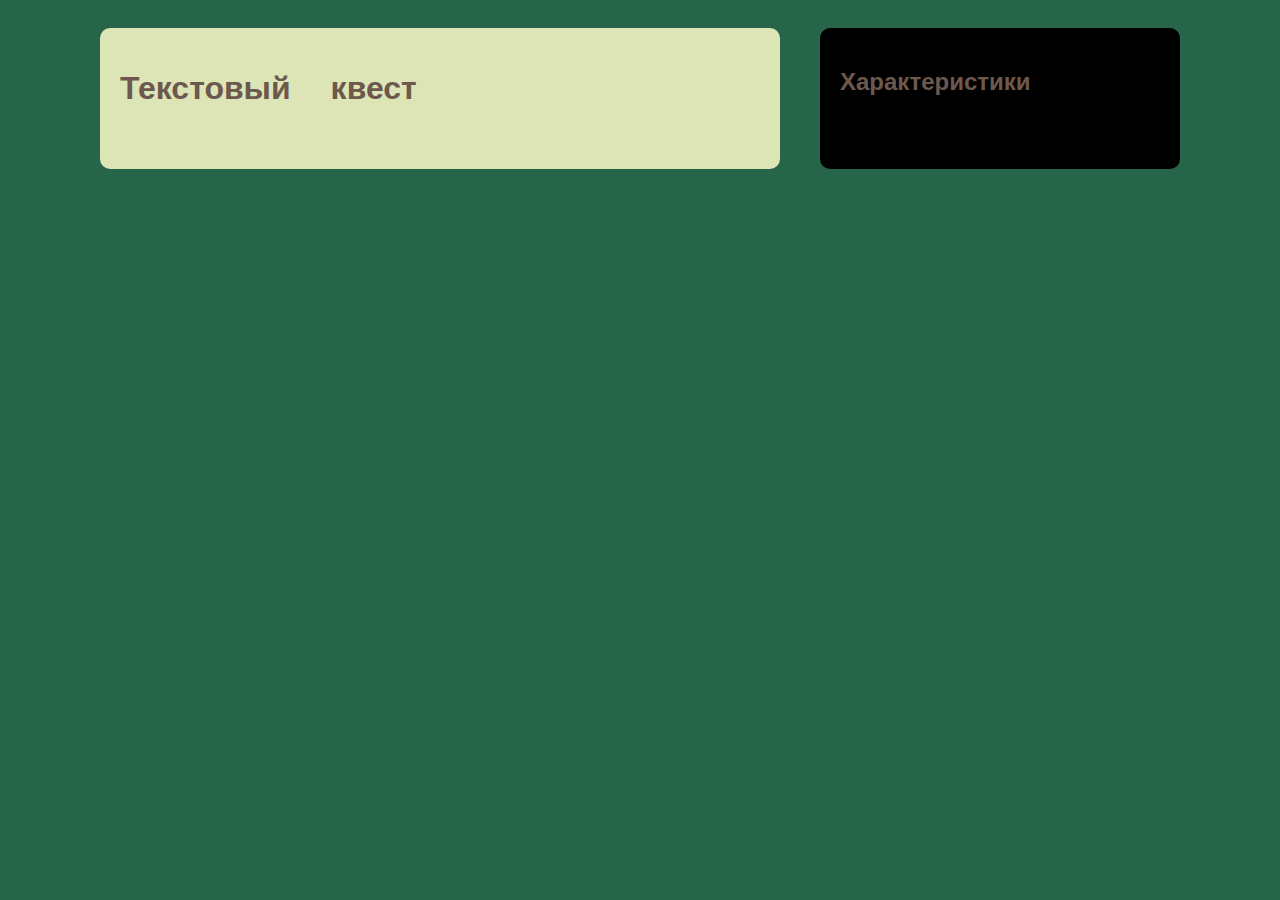
<file: index.html>
<!DOCTYPE html>
<html lang="ru">
<head>
  <meta charset="UTF-8" />
  <meta name="viewport" content="width=device-width, initial-scale=1.0"/>
  <title>Текстовый квест</title>
  <link rel="stylesheet" href="style.css" />
</head>
<body>
  <div class="game-wrapper">
    <!-- Левая часть - сам квест -->
    <div class="game-container">
      <h1>Текстовый квест</h1>
      <div id="story-text"></div>
      <div id="options" class="options-row"></div>
      <div id="history"></div>
    </div>

    <!-- Правая часть - характеристики персонажа -->
    <div class="stats-container">
      <h2>Характеристики</h2>
      <ul id="stats-list">
        <!-- Сюда будут подставляться характеристики -->
      </ul>
    </div>
  </div>

  <script src="script.js"></script>
</body>
</html>
</file>
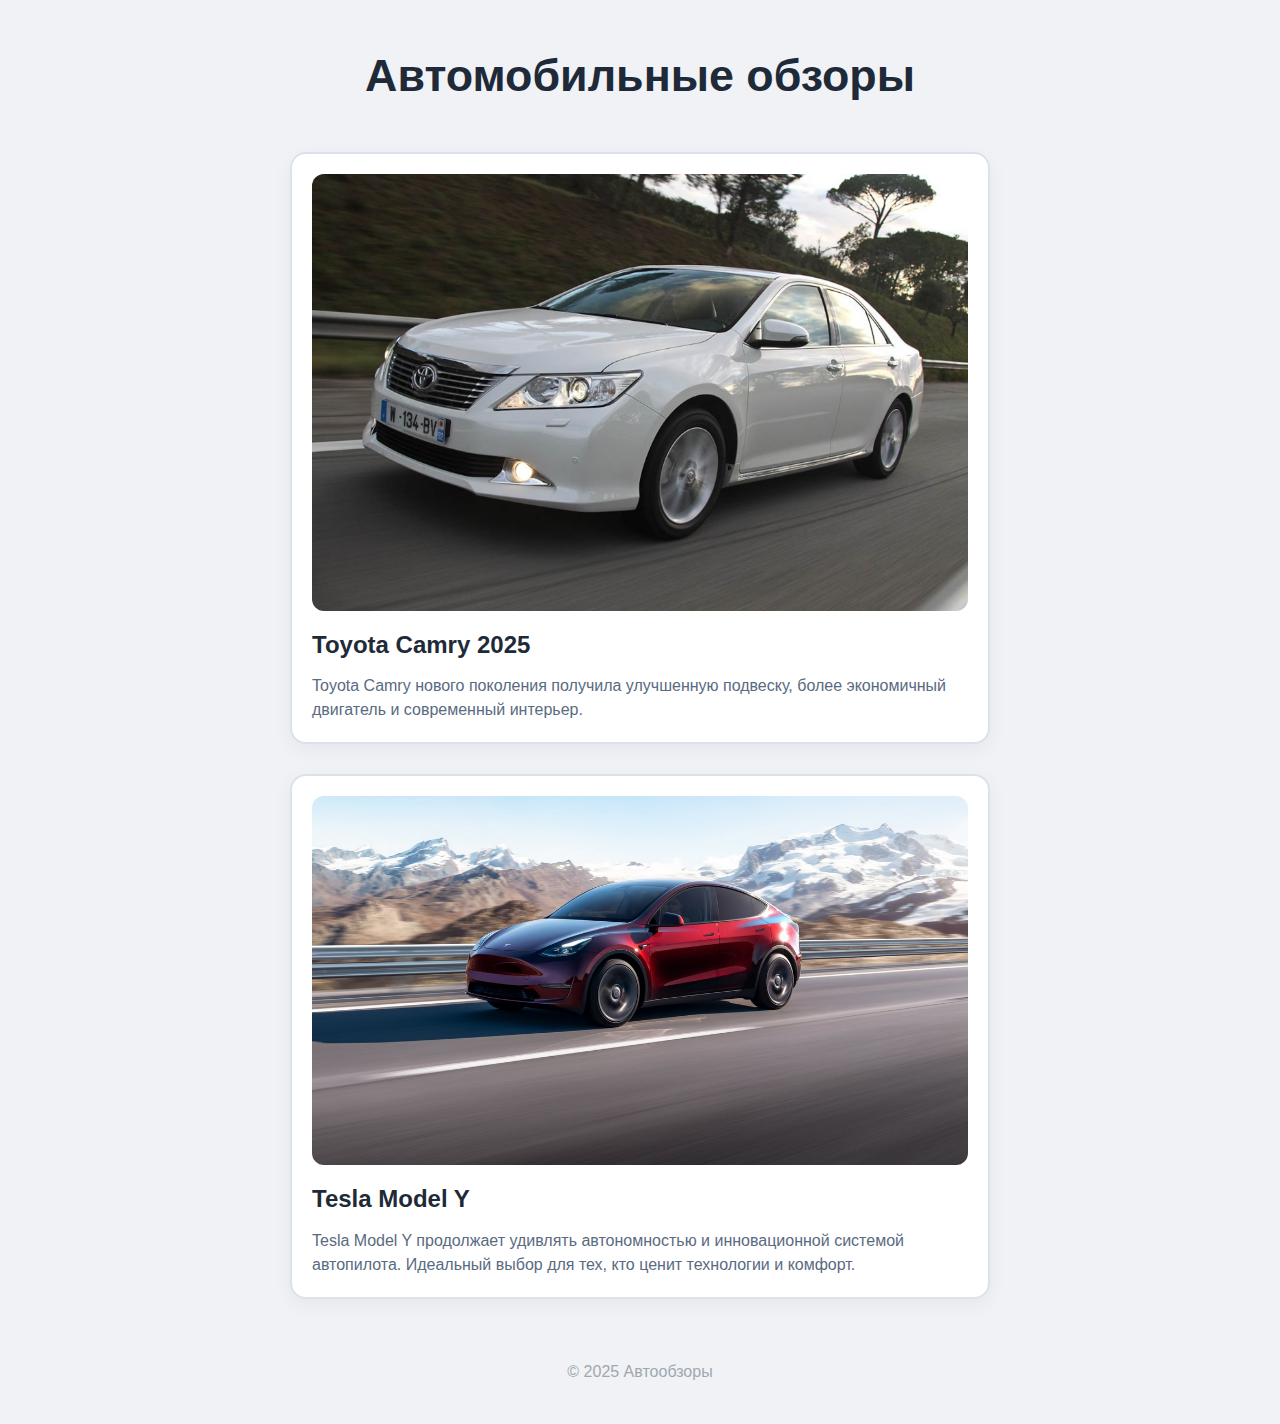
<file: cars.html>
<!-- cars.html -->
<!DOCTYPE html>
<html lang="ru">
<head>
  <meta charset="UTF-8">
  <title>Обзор автомобилей</title>
  <link rel="stylesheet" href="info_style.css">
</head>
<body>

  <header>
    <h1>Автомобильные обзоры</h1>
  </header>

  <main>
    <!-- Обзор автомобиля 1 -->
    <div class="site-card">
      <img src="images/car1.jpg" alt="Toyota Camry">
      <h2>Toyota Camry 2025</h2>
      <p>
        Toyota Camry нового поколения получила улучшенную подвеску,
        более экономичный двигатель и современный интерьер.
      </p>
    </div>

    <!-- Обзор автомобиля 2 -->
    <div class="site-card">
      <img src="images/car2.jpg" alt="Tesla Model Y">
      <h2>Tesla Model Y</h2>
      <p>
        Tesla Model Y продолжает удивлять автономностью и инновационной системой автопилота.
        Идеальный выбор для тех, кто ценит технологии и комфорт.
      </p>
    </div>
  </main>

  <footer>
    <p>&copy; 2025 Автообзоры</p>
  </footer>

</body>
</html>
</file>
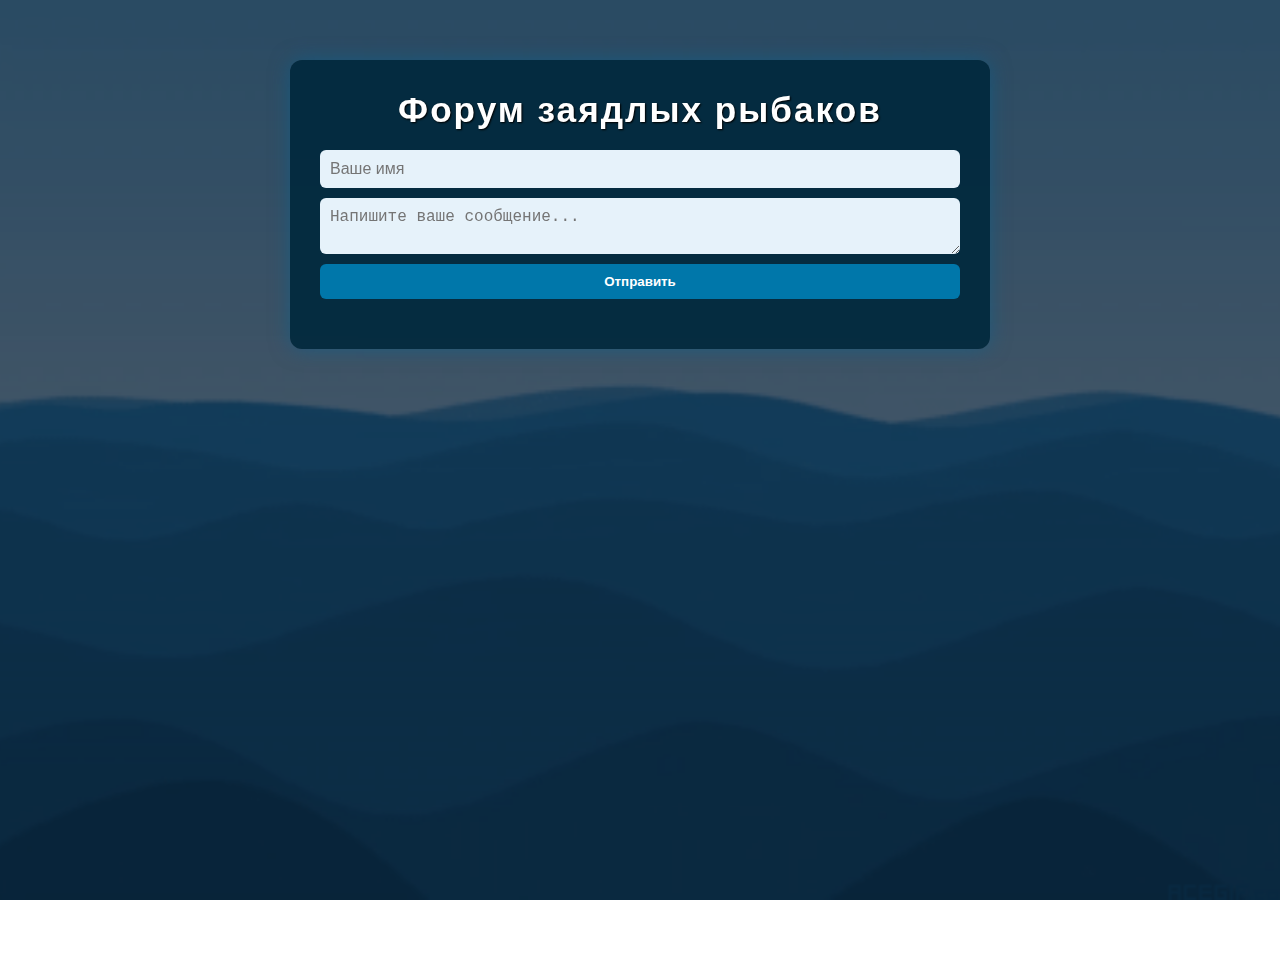
<file: fish_forum.html>
<!DOCTYPE html>
<html lang="ru">
<head>
    <meta charset="UTF-8">
    <title>Форум заядлых рыбаков</title>
    <link rel="stylesheet" href="forum_style.css">
</head>
<body>
    <div class="forum-container">
        <h1>Форум заядлых рыбаков</h1>

        <form id="message-form" class="message-form">
            <input type="text" id="username" placeholder="Ваше имя" required>
            <textarea id="message" placeholder="Напишите ваше сообщение..." required></textarea>
            <button type="submit">Отправить</button>
        </form>

        <div id="messages" class="messages"></div>
    </div>

    <script>
        const form = document.getElementById('message-form');
        const messagesDiv = document.getElementById('messages');

        function loadMessages() {
            const messages = JSON.parse(localStorage.getItem('forumMessages') || '[]');
            messagesDiv.innerHTML = '';
            messages.forEach(msg => {
                const msgEl = document.createElement('div');
                msgEl.className = 'message';
                msgEl.innerHTML = `
                    <div class="message-header">
                        <span class="username">${msg.username}</span>
                        <span class="timestamp">${msg.date}</span>
                    </div>
                    <div class="message-text">${msg.text}</div>
                `;
                messagesDiv.appendChild(msgEl);
            });
        }

        form.addEventListener('submit', function(e) {
            e.preventDefault();
            const username = document.getElementById('username').value.trim();
            const message = document.getElementById('message').value.trim();
            if (!username || !message) return;

            const date = new Date().toLocaleString('ru', {
                year: 'numeric',
                month: 'long',
                day: 'numeric',
                hour: '2-digit',
                minute: '2-digit'
            });

            const messages = JSON.parse(localStorage.getItem('forumMessages') || '[]');
            messages.unshift({ username, text: message, date });
            localStorage.setItem('forumMessages', JSON.stringify(messages));

            form.reset();
            loadMessages();
        });

        // Загрузка сообщений при загрузке страницы
        window.onload = loadMessages;
    </script>
</body>
</html>
</file>
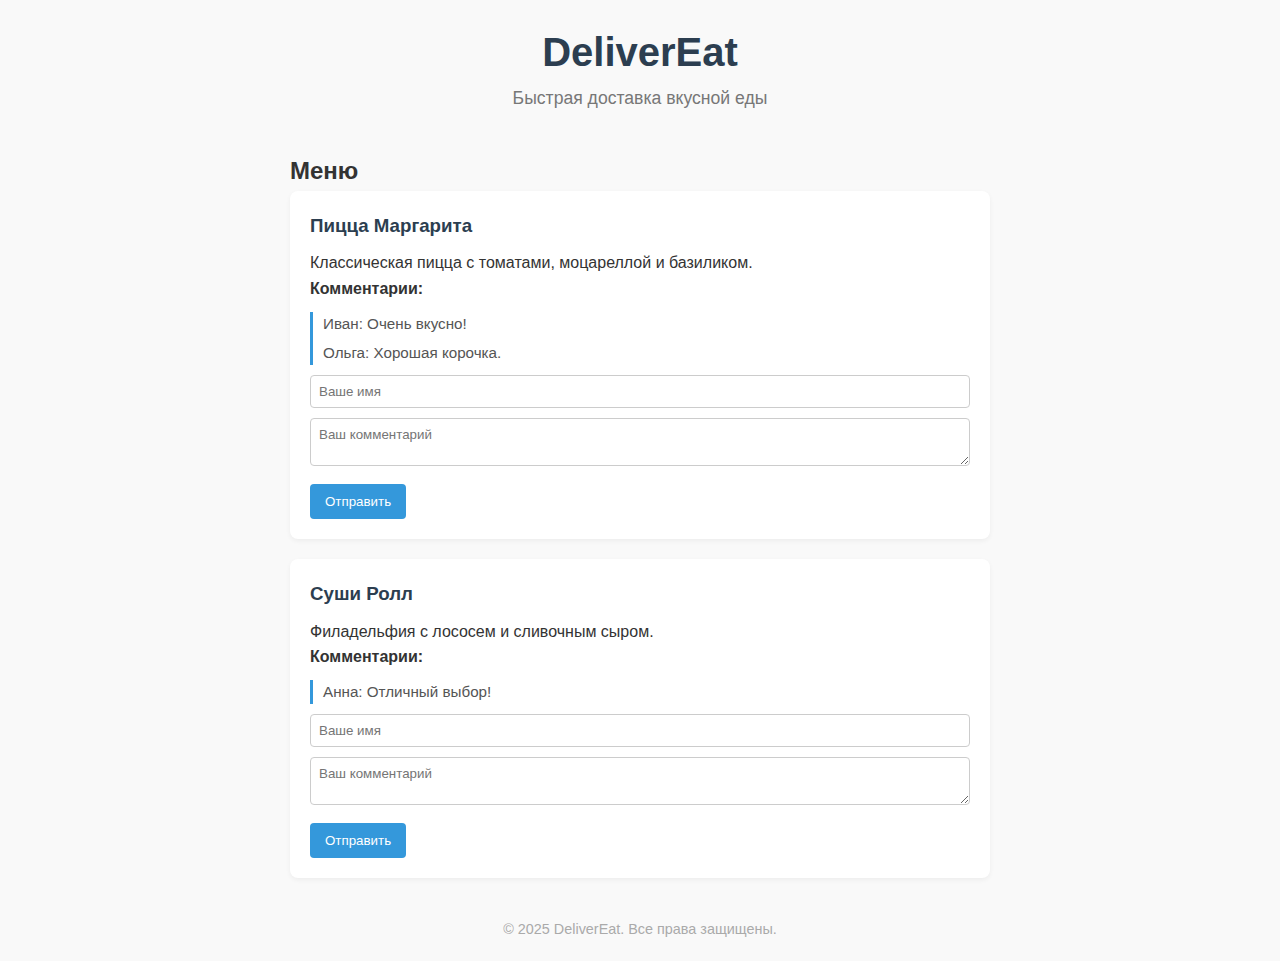
<file: food_delivery.html>
<!DOCTYPE html>
<html lang="ru">
<head>
  <meta charset="UTF-8" />
  <meta name="viewport" content="width=device-width, initial-scale=1.0"/>
  <title>DeliverEat — Доставка еды</title>
  <link rel="stylesheet" href="food_delivery_style.css" />
</head>
<body>
  <header>
    <h1>DeliverEat</h1>
    <p>Быстрая доставка вкусной еды</p>
  </header>

  <main>
    <section class="menu">
      <h2>Меню</h2>

      <!-- Блюдо 1 -->
      <div class="dish">
        <h3>Пицца Маргарита</h3>
        <p>Классическая пицца с томатами, моцареллой и базиликом.</p>
        
        <h4>Комментарии:</h4>
        <div class="comments">
          <div class="comment">Иван: Очень вкусно!</div>
          <div class="comment">Ольга: Хорошая корочка.</div>
        </div>

        <form class="comment-form">
          <input type="text" placeholder="Ваше имя" required />
          <textarea placeholder="Ваш комментарий" required></textarea>
          <button type="submit">Отправить</button>
        </form>
      </div>

      <!-- Блюдо 2 -->
      <div class="dish">
        <h3>Суши Ролл</h3>
        <p>Филадельфия с лососем и сливочным сыром.</p>
        
        <h4>Комментарии:</h4>
        <div class="comments">
          <div class="comment">Анна: Отличный выбор!</div>
        </div>

        <form class="comment-form">
          <input type="text" placeholder="Ваше имя" required />
          <textarea placeholder="Ваш комментарий" required></textarea>
          <button type="submit">Отправить</button>
        </form>
      </div>

    </section>
  </main>

  <footer>
    <p>&copy; 2025 DeliverEat. Все права защищены.</p>
  </footer>
</body>
</html>
</file>
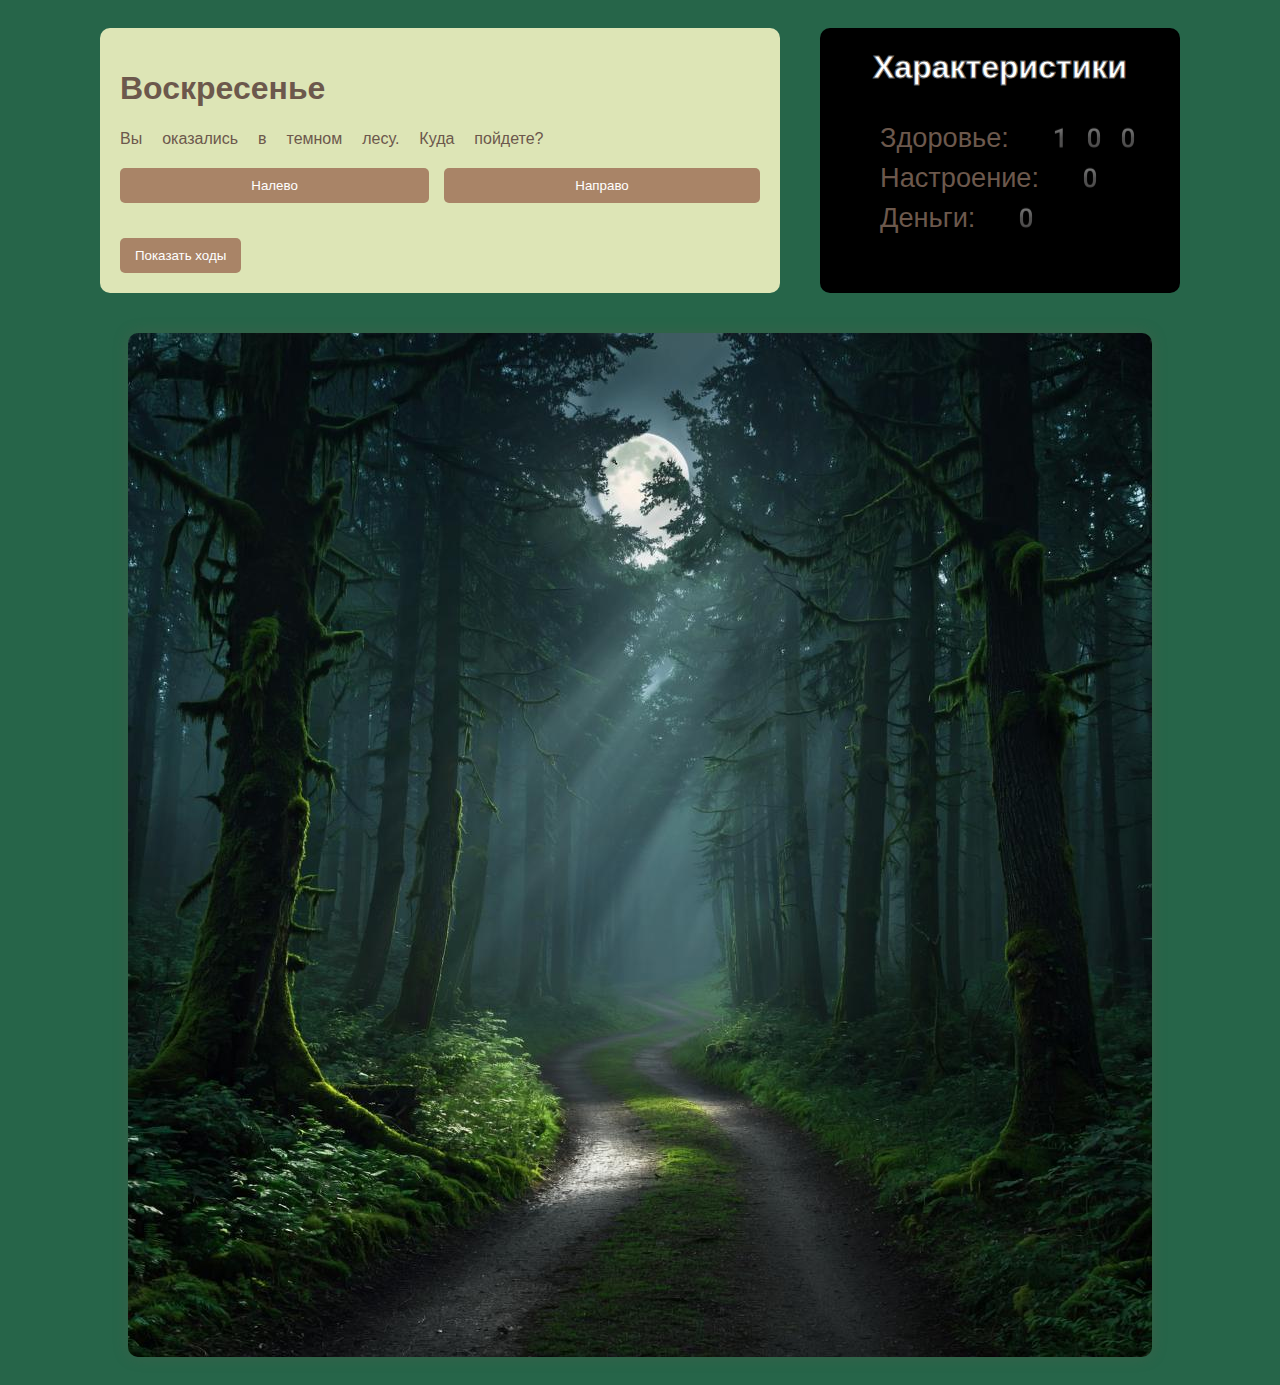
<file: quest_forest.html>
<!DOCTYPE html>
<html lang="ru">
<head>
  <meta charset="UTF-8" />
  <meta name="viewport" content="width=device-width, initial-scale=1.0"/>
  <title>Лесной квест</title>
  <link rel="stylesheet" href="style.css" />
</head>
<body>
  <div class="game-wrapper">
    <!-- Левая часть - сам квест -->
    <div class="game-container">
      <h1>Воскресенье</h1>
      <div id="story-text"></div>
      <div id="options" class="options-row"></div>
      <button id="toggle-history-btn">Показать ходы</button>
      <div id="history"></div>
    </div>

    <!-- Правая часть - характеристики персонажа -->
    <div class="stats-container">
      <h1>Характеристики</h1>
      <ul id="stats-list">
        <!-- Сюда будут подставляться характеристики -->
      </ul>
    </div>
  </div>
  
<img id="scene-image" src="" alt="Картинка сцены" style="display: none; margin: 40px auto 0 auto; max-width: 100%; height: auto;">
  <script src="script.js"></script>
</body>
</html>
</file>
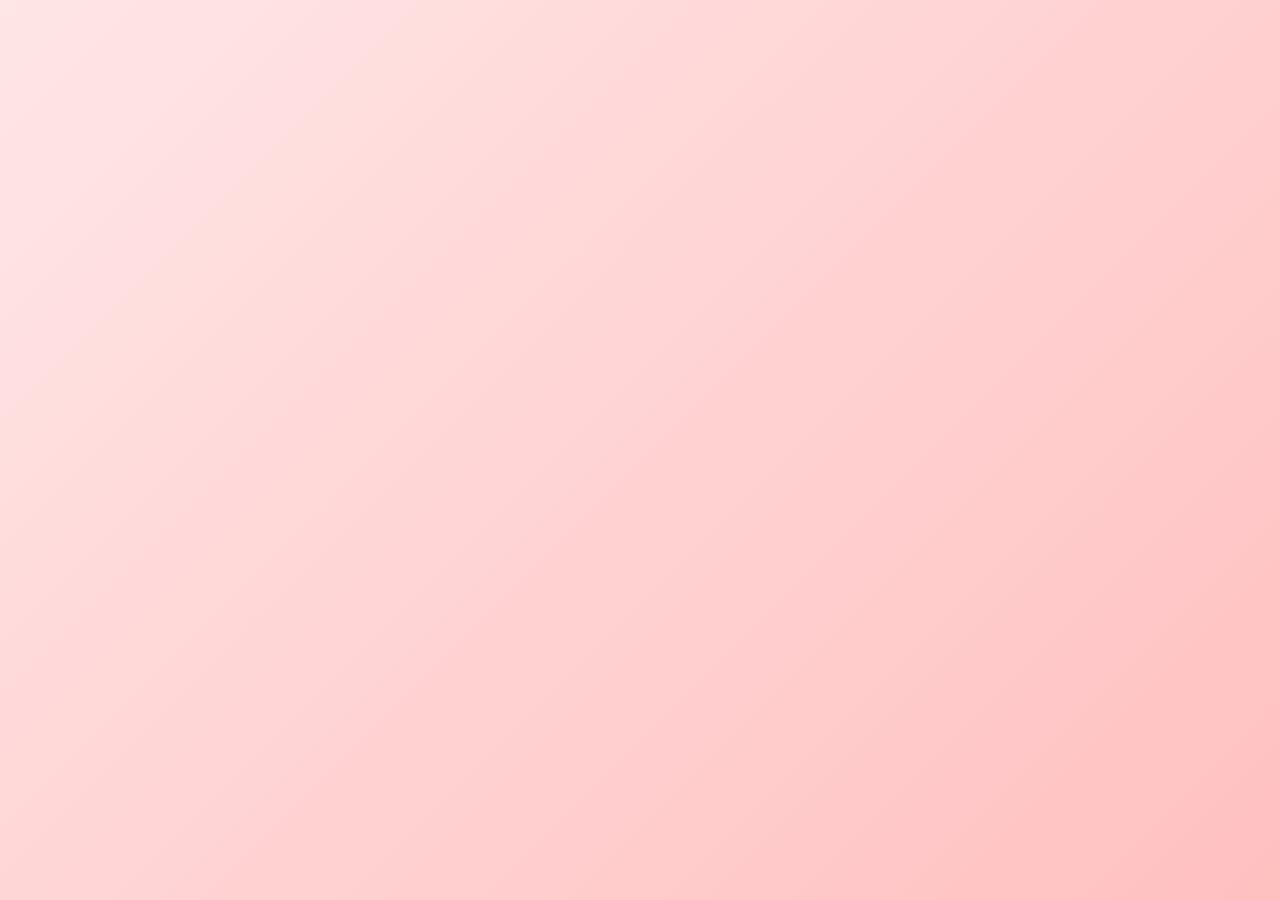
<file: register.html>
<!DOCTYPE html>
<html lang="ru">
<head>
    <meta charset="UTF-8">
    <title>Регистрация</title>
    <link rel="stylesheet" href="auth_style.css">
</head>
<body class="register-bg" id="page">
    <div class="container">
        <h2>Регистрация</h2>

        <form id="registerForm">
            <input type="text" id="username" placeholder="Логин" required>
            <input type="password" id="password" placeholder="Пароль" required>
            <button type="submit">Зарегистрироваться</button>
        </form>

        <p id="message"></p>
        <a href="login.html">Войти</a>
    </div>

    <script>
        // Анимация перед переходом по ссылке
        document.querySelectorAll('a').forEach(link => {
            link.addEventListener('click', function(e) {
                e.preventDefault();
                document.getElementById('page').classList.add('fade-out');
                setTimeout(() => {
                    window.location.href = this.getAttribute('href');
                }, 500);
            });
        });
    </script>
</body>
</html>
</file>
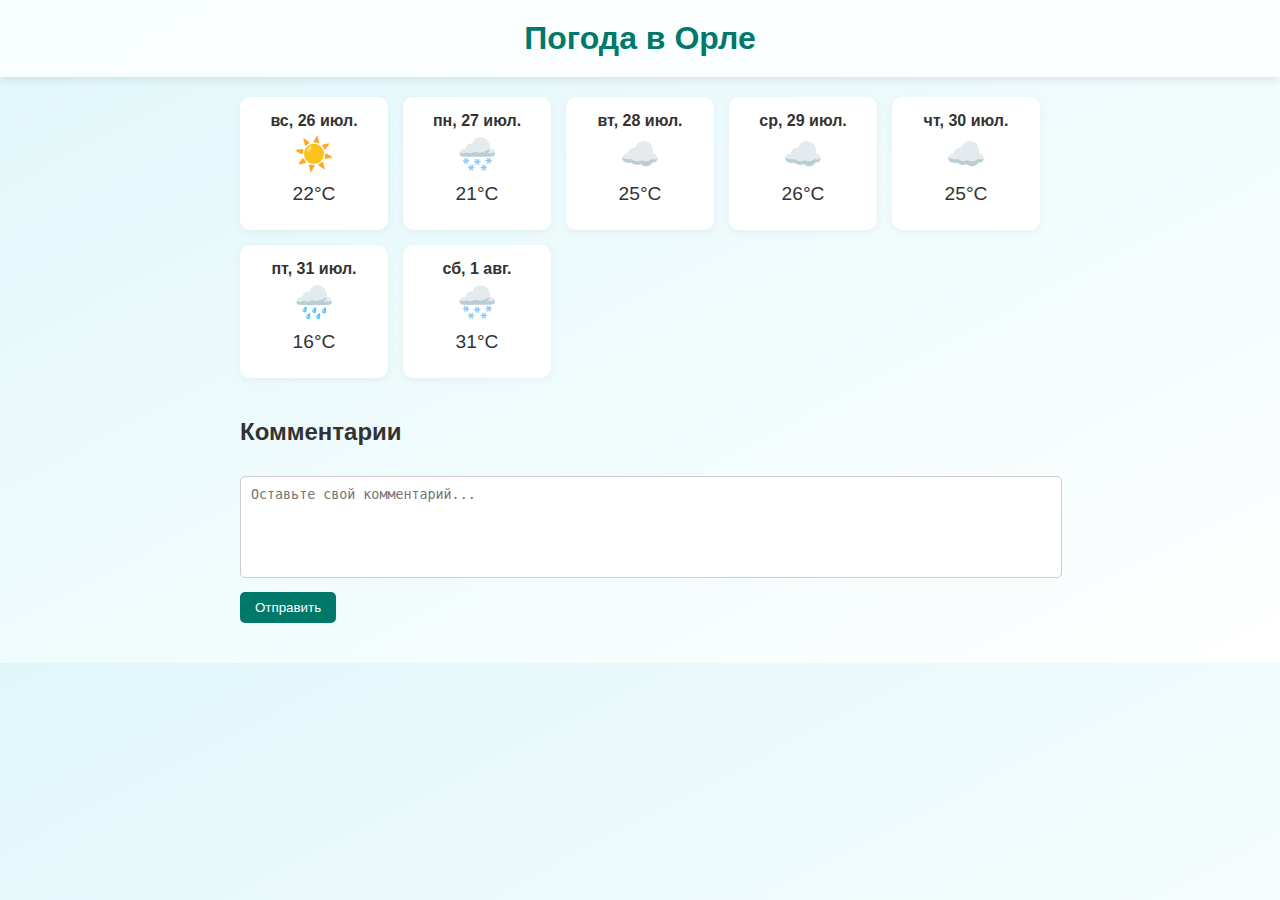
<file: weather.html>
<!DOCTYPE html>
<html lang="ru">
<head>
    <meta charset="UTF-8">
    <title>Погода в Орле</title>
    <style>
        body {
            font-family: 'Segoe UI', sans-serif;
            background: linear-gradient(to bottom right, #e0f7fa, #ffffff);
            margin: 0;
            padding: 0;
            color: #333;
        }

        header {
            text-align: center;
            padding: 20px;
            background-color: rgba(255, 255, 255, 0.8);
            box-shadow: 0 2px 10px rgba(0,0,0,0.1);
        }

        h1 {
            margin: 0;
            font-size: 2em;
            color: #00796b;
        }

        .forecast {
            max-width: 800px;
            margin: 20px auto;
            display: grid;
            grid-template-columns: repeat(auto-fit, minmax(140px, 1fr));
            gap: 15px;
            padding: 0 20px;
        }

        .day {
            background: white;
            border-radius: 10px;
            padding: 15px;
            text-align: center;
            box-shadow: 0 2px 8px rgba(0,0,0,0.05);
        }

        .date {
            font-weight: bold;
            margin-bottom: 5px;
        }

        .temp {
            font-size: 1.2em;
            margin: 10px 0;
        }

        .icon {
            font-size: 2em;
        }

        .comments {
            max-width: 800px;
            margin: 40px auto;
            padding: 0 20px;
        }

        .comment-form textarea {
            width: 100%;
            height: 80px;
            padding: 10px;
            resize: none;
            border-radius: 5px;
            border: 1px solid #ccc;
            margin-top: 10px;
        }

        .comment-form button {
            margin-top: 10px;
            padding: 8px 15px;
            border: none;
            background-color: #00796b;
            color: white;
            border-radius: 5px;
            cursor: pointer;
        }

        .comment-list {
            margin-top: 20px;
        }

        .comment {
            background: #f0f0f0;
            padding: 10px;
            border-radius: 5px;
            margin-bottom: 10px;
        }
    </style>
</head>
<body>

<header>
    <h1>Погода в Орле</h1>
</header>

<div class="forecast" id="forecast">
    <!-- Прогноз будет добавлен через JS -->
</div>

<div class="comments">
    <h2>Комментарии</h2>
    <div class="comment-form">
        <textarea id="userComment" placeholder="Оставьте свой комментарий..."></textarea>
        <button onclick="addComment()">Отправить</button>
    </div>
    <div class="comment-list" id="commentList">
        <!-- Комментарии появятся здесь -->
    </div>
</div>

<script>
    const icons = ['☀️', '⛅', '☁️', '🌧️', '🌨️'];
    const forecastContainer = document.getElementById('forecast');

    let currentDate = new Date();
    for (let i = 0; i < 7; i++) {
        const date = new Date(currentDate);
        date.setDate(currentDate.getDate() + i);
        const day = date.toLocaleDateString('ru-RU', { weekday: 'short', day: 'numeric', month: 'short' });

        const temp = Math.floor(Math.random() * 17) + 15; // от 15 до 31
        const icon = icons[Math.floor(Math.random() * icons.length)];

        const dayDiv = document.createElement('div');
        dayDiv.className = 'day';
        dayDiv.innerHTML = `
            <div class="date">${day}</div>
            <div class="icon">${icon}</div>
            <div class="temp">${temp}°C</div>
        `;
        forecastContainer.appendChild(dayDiv);
    }

    function addComment() {
        const commentInput = document.getElementById('userComment');
        const text = commentInput.value.trim();
        if (!text) return;

        const commentList = document.getElementById('commentList');
        const commentDiv = document.createElement('div');
        commentDiv.className = 'comment';
        commentDiv.textContent = text;
        commentList.appendChild(commentDiv);

        commentInput.value = '';
    }
</script>

</body>
</html>
</file>
<file: style.css>
body {
  background-color: #266549;
  color: #6c584c;
  font-family: 'Segoe UI', 'Noto Color Emoji', 'Apple Color Emoji', sans-serif;
  padding: 20px;
}

/* Основной флекс-обёртка */
.game-wrapper {
  display: flex;
  gap: 40px;
  max-width: 1080px;
  margin: auto;
}

/* Контейнер квеста */
.game-container {
  flex: 2;
  background-color: #dde5b6; /* Светло-зеленовато-бежевый */
  padding: 20px;
  border-radius: 10px;
}

/* Блок характеристик */
.stats-container {
  flex: 1;
  background-color: #000000; /* Мягкий зелёный */
  padding: 20px;
  border-radius: 10px;
  min-width: 250px;

  display: flex;
  flex-direction: column;
  justify-content: flex-start; /* Элементы начинаются сверху */
}

.stats-container h1 {
  margin-top: 0;               /* Убираем стандартные отступы */
  margin-bottom: 20px;         /* Добавляем отступ снизу для отдаления от списка */
  font-size: 2rem;             /* Размер заголовка */
  text-align: center;          /* Центрируем текст */
  width: 100%; /* Чтобы центрирование работало корректно */
  color: white;
  -webkit-text-stroke: 1px #666;
}

#stats-list li {
  list-style-type: none;
  margin-bottom: 8px;
  font-size: 1.7rem; /* Увеличенный размер шрифта */
}

.stat-health {
  color: red;
}

.stat-health-zero {
  color: white;
}

.stat-mood {
  color: goldenrod;
}

.stat-money {
  color: #7CFC00; /* Светло-зелёный */
}

/* Выравнивание текста по ширине */
#story-text,
.history-item,
#stats-list li {
  text-align: justify;
}

#story-text {
  margin-bottom: 20px;
}

.options-row {
  display: flex;
  flex-wrap: wrap;
  margin-bottom: 20px;
}

.options-row button {
  margin-right: 15px;
  margin-bottom: 15px;
}

.options-row button:last-child {
  margin-right: 0;
}

button {
  padding: 10px 15px;
  background-color: #a98467; /* Землистый оттенок */
  color: white; /* Белый текст на кнопках */
  border: none;
  border-radius: 5px;
  cursor: pointer;
  flex: 1 1 auto;
  min-width: 100px;
  text-align: center;
}

button:hover {
  background-color: #6c584c; /* Темнее при наведении */
}

#history {
  margin-top: 20px;
  padding-top: 10px;
  border-top: 1px solid #a98467;
  font-size: 0.9em;
  color: #6c584c;
  display: none; /* Скрываем по умолчанию */
}

.history-item {
  margin-bottom: 5px;
}

#scene-image {
  display: none;
  margin: 40px auto 0 auto;
  max-width: 100%;
  height: auto;
  border-radius: 10px;
  box-shadow: 0 0 15px rgba(108, 88, 76, 0.3); /* Акцент на темном коричневом */
}

/* === Мобильная адаптация === */
@media (max-width: 768px) {
  .game-wrapper {
    flex-direction: column;
    align-items: stretch;
    max-width: none;
    gap: 20px;
  }

  .game-container,
  .stats-container {
    width: 100%;
    min-width: auto;
    padding: 15px;
  }

  .options-row {
    flex-wrap: nowrap;
    overflow-x: auto;
    -webkit-overflow-scrolling: touch;
  }

  .options-row button {
    margin-right: 10px;
    white-space: nowrap;
    flex: 0 0 auto;
    min-width: 120px;
  }

  #story-text {
    font-size: 1rem;
  }

  .stats-container h1 {
    font-size: 1.5rem;
  }

  #stats-list li {
    font-size: 1.3rem;
  }

  button {
    font-size: 1rem;
    padding: 8px 12px;
  }
}
</file>
<file: info_style.css>
/* style.css */

* {
  margin: 0;
  padding: 0;
  box-sizing: border-box;
}

body {
  font-family: 'Segoe UI', Tahoma, Geneva, Verdana, sans-serif;
  background-color: #f0f2f5; /* светло-серый фон */
  color: #333;
  line-height: 1.6;
  padding: 40px 20px;
}

header {
  text-align: center;
  margin-bottom: 40px;
}

header h1 {
  font-size: 2.8rem;
  color: #1e2a38;
  font-weight: 600;
}

main {
  max-width: 700px;
  margin: 0 auto;
}

/* Стиль для site-card */
.site-card {
  background-color: #ffffff; /* белый фон карточки */
  border: 2px solid #dbe2eb; /* мягкая рамка */
  border-radius: 16px;
  overflow: hidden;
  box-shadow: 0 6px 20px rgba(0, 0, 0, 0.05);
  margin-bottom: 30px;
  transition: transform 0.2s ease, box-shadow 0.2s ease;
  padding: 20px;
}

.site-card:hover {
  transform: translateY(-5px);
  box-shadow: 0 8px 25px rgba(0, 0, 0, 0.1);
}

.site-card img {
  width: 100%;
  height: auto;
  display: block;
  border-radius: 12px;
  margin-bottom: 15px;
}

.site-card h2 {
  font-size: 1.5rem;
  margin-bottom: 10px;
  color: #1e2a38;
}

.site-card p {
  font-size: 1rem;
  color: #5a6a7f;
  line-height: 1.5;
}

footer {
  text-align: center;
  margin-top: 60px;
  color: #9fa8b0;
}
</file>
<file: forum_style.css>
/* Обнуление */
* {
  margin: 0;
  padding: 0;
  box-sizing: border-box;
}

/* Фон с splash.gif на весь экран */
body {
  font-family: 'Segoe UI', sans-serif;
  min-height: 100vh;
  color: #f0f8ff;
  position: relative;
  overflow: hidden;
  background: url('images/splash.gif') no-repeat center center fixed;
  background-size: cover;
}

/* Затемняющий слой для улучшения читаемости текста над фоном */
body::before {
  content: "";
  position: fixed;
  top: 0;
  left: 0;
  width: 100%;
  height: 100%;
  background-color: rgba(0, 20, 40, 0.7); /* Тёмный полупрозрачный слой */
  z-index: -1;
}

/* Контейнер форума */
.forum-container {
  width: 100%;
  max-width: 700px;
  padding: 30px;
  margin: 60px auto;
  background-color: rgba(0, 40, 60, 0.9); /* Более плотный морской синий */
  border-radius: 12px;
  box-shadow: 0 0 20px rgba(0, 100, 150, 0.5);
}

/* Заголовок */
h1 {
  text-align: center;
  font-size: 2.2rem;
  margin-bottom: 20px;
  color: #ffffff;
  letter-spacing: 2px;
  text-shadow: 1px 1px 2px #000;
}

/* Форма отправки сообщения */
.message-form {
  display: flex;
  flex-direction: column;
  gap: 10px;
  margin-bottom: 20px;
}

.message-form input,
.message-form textarea {
  padding: 10px;
  border: none;
  border-radius: 6px;
  font-size: 1rem;
  resize: vertical;
  background-color: #e6f2fa;
  color: #000;
}

.message-form button {
  padding: 10px;
  background-color: #0077aa;
  color: white;
  font-weight: bold;
  border: none;
  border-radius: 6px;
  cursor: pointer;
  transition: background-color 0.3s ease;
}

.message-form button:hover {
  background-color: #005f88;
}

/* Сообщения */
.messages {
  display: flex;
  flex-direction: column;
  gap: 15px;
}

.message {
  background-color: rgba(255, 255, 255, 0.1);
  padding: 15px;
  flex-direction: column-reverse;
  border-left: 4px solid #00bcd4;
  border-radius: 6px;
  backdrop-filter: blur(4px);
}

.message-header {
  display: flex;
  justify-content: space-between;
  margin-bottom: 8px;
  font-size: 0.9rem;
  color: #cceeff;
}

.username {
  font-weight: bold;
  color: #ffffff;
}

.timestamp {
  color: #cccccc;
  font-style: italic;
}

.message-text {
  font-size: 1rem;
  line-height: 1.5;
  color: #f8f8f8;
}
</file>
<file: food_delivery_style.css>
/* Обнуление стилей */
* {
  margin: 0;
  padding: 0;
  box-sizing: border-box;
}

body {
  font-family: 'Segoe UI', sans-serif;
  background-color: #f9f9f9;
  color: #333;
  line-height: 1.6;
  padding: 20px;
}

header {
  text-align: center;
  margin-bottom: 40px;
}

header h1 {
  font-size: 2.5rem;
  color: #2c3e50;
}

header p {
  font-size: 1.1rem;
  color: #777;
}

.menu {
  max-width: 700px;
  margin: 0 auto;
}

.dish {
  background: white;
  padding: 20px;
  margin-bottom: 20px;
  border-radius: 8px;
  box-shadow: 0 2px 5px rgba(0,0,0,0.05);
}

.dish h3 {
  margin-bottom: 10px;
  color: #2c3e50;
}

.comments {
  margin-top: 10px;
  margin-bottom: 10px;
  padding-left: 10px;
  border-left: 3px solid #3498db;
}

.comment {
  margin-bottom: 5px;
  font-size: 0.95rem;
  color: #555;
}

.comment-form input,
.comment-form textarea {
  width: 100%;
  padding: 8px;
  margin-bottom: 10px;
  border: 1px solid #ccc;
  border-radius: 4px;
  font-family: inherit;
}

.comment-form button {
  background-color: #3498db;
  color: white;
  border: none;
  padding: 10px 15px;
  border-radius: 4px;
  cursor: pointer;
  transition: background 0.3s ease;
}

.comment-form button:hover {
  background-color: #2980b9;
}

footer {
  text-align: center;
  margin-top: 40px;
  color: #aaa;
  font-size: 0.9rem;
}
</file>
<file: auth_style.css>
/* Обнуление */
* {
    margin: 0;
    padding: 0;
    box-sizing: border-box;
}

/* Базовые стили body */
body {
    font-family: sans-serif;
    min-height: 100vh;
    display: flex;
    align-items: center;
    justify-content: center;
    text-align: center;
    padding: 40px 20px;
    animation: 8s ease-in-out infinite gradientBG;
    color: #333;
    transition: opacity 0.5s ease;
}

/* Анимация исчезновения */
.fade-out {
    animation: fadeOut 0.5s forwards;
}

@keyframes fadeOut {
    to {
        opacity: 0;
        transform: scale(0.98);
    }
}

/* Анимация фона */
@keyframes gradientBG {
    0% { background-position: 0% 50%; }
    50% { background-position: 100% 50%; }
    100% { background-position: 0% 50%; }
}

/* Фон для страницы входа — зелёный → голубой */
.login-bg {
    background: linear-gradient(-45deg, #b8f3bb, #d6fff7, #e0f7fa);
    background-size: 400% 400%;
}

/* Фон для страницы регистрации — ярко-розовый */
.register-bg {
    background: linear-gradient(-45deg, #ff4d4d, #ff9999, #ffe6e6);
    background-size: 400% 400%;
}

/* Контейнер для формы */
.container {
    width: 100%;
    max-width: 360px;
    background: white;
    padding: 30px;
    border-radius: 10px;
    box-shadow: 0 10px 25px rgba(0, 0, 0, 0.1);
    text-align: center;

    /* Анимация появления */
    opacity: 0;
    transform: translateX(-50px);
    animation: slideIn 1s ease-out forwards;
}

/* Задержка для разных элементов внутри контейнера */
.container h2,
.container form,
.container #message,
.container a {
    opacity: 0;
    transform: translateY(10px);
    animation: fadeInUp 0.6s ease forwards;
}

.container h2 { animation-delay: 0.5s; }
.container form { animation-delay: 0.7s; }
.container #message { animation-delay: 1.1s; }
.container a { animation-delay: 1.3s; }

/* Анимации */
@keyframes slideIn {
    to {
        opacity: 1;
        transform: translateX(0);
    }
}

@keyframes fadeInUp {
    to {
        opacity: 1;
        transform: translateY(0);
    }
}

/* Заголовок с чёрным контуром (увеличенная ширина) */
h2 {
    margin-bottom: 20px;
    font-size: 24px;
    color: #fff;
    text-shadow:
        -2px -2px 0 #000,
         2px -2px 0 #000,
        -2px  2px 0 #000,
         2px  2px 0 #000;
	letter-spacing: 1px;
}

/* Поля ввода */
input[type="text"],
input[type="password"] {
    width: 100%;
    padding: 10px;
    margin: 10px 0;
    border: 1px solid #ccc;
    border-radius: 5px;
}

/* Кнопка */
button {
    padding: 10px 20px;
    background-color: #007bff;
    color: white;
    border: none;
    cursor: pointer;
    border-radius: 5px;
    transition: background 0.3s ease;
}

button:hover {
    background-color: #0056b3;
}

/* Сообщение */
#message {
    margin-top: 15px;
    min-height: 20px;
    color: green;
    font-weight: bold;
}

/* Ссылки */
a {
    display: block;
    margin-top: 15px;
    color: #007bff;
    text-decoration: none;
    font-size: 14px;
}

a:hover {
    text-decoration: underline;
}
</file>
